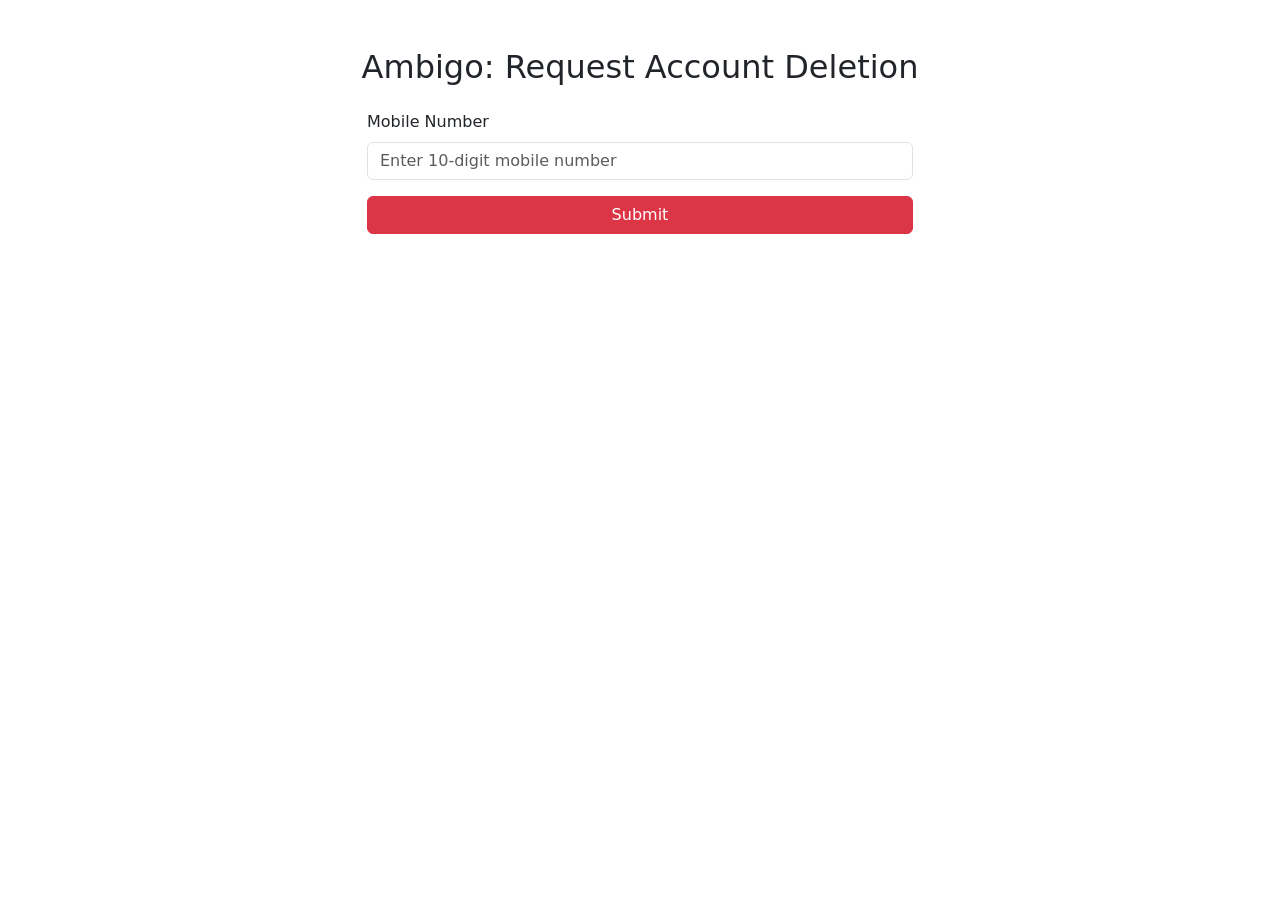
<file: policy/account-deletion.html>
<!DOCTYPE html>
<html lang="en">
<head>
  <meta charset="UTF-8">
  <meta name="viewport" content="width=device-width, initial-scale=1.0">
  <title>Ambigo: Request Account Deletion</title>
  <link href="https://cdn.jsdelivr.net/npm/bootstrap@5.3.0/dist/css/bootstrap.min.css" rel="stylesheet">
</head>
<body>
  <div class="container mt-5">
    <h2 class="text-center mb-4">Ambigo: Request Account Deletion</h2>
    <div class="row justify-content-center">
      <div class="col-md-6">
        <form id="deletionForm">
          <div class="mb-3">
            <label for="mobileNumber" class="form-label">Mobile Number</label>
            <input type="text" class="form-control" id="mobileNumber" maxlength="10" placeholder="Enter 10-digit mobile number" required>
          </div>
          <button type="submit" class="btn btn-danger w-100">Submit</button>
        </form>
      </div>
    </div>
  </div>

  <script>
    document.getElementById('deletionForm').addEventListener('submit', function(event) {
      event.preventDefault();
      const mobileInput = document.getElementById('mobileNumber').value;
      const mobileRegex = /^\d{10}$/;

      if (mobileRegex.test(mobileInput)) {
        alert("Request raised");
      } else {
        alert("Please enter a valid 10-digit mobile number");
      }
    });
  </script>
</body>
</html>
</file>
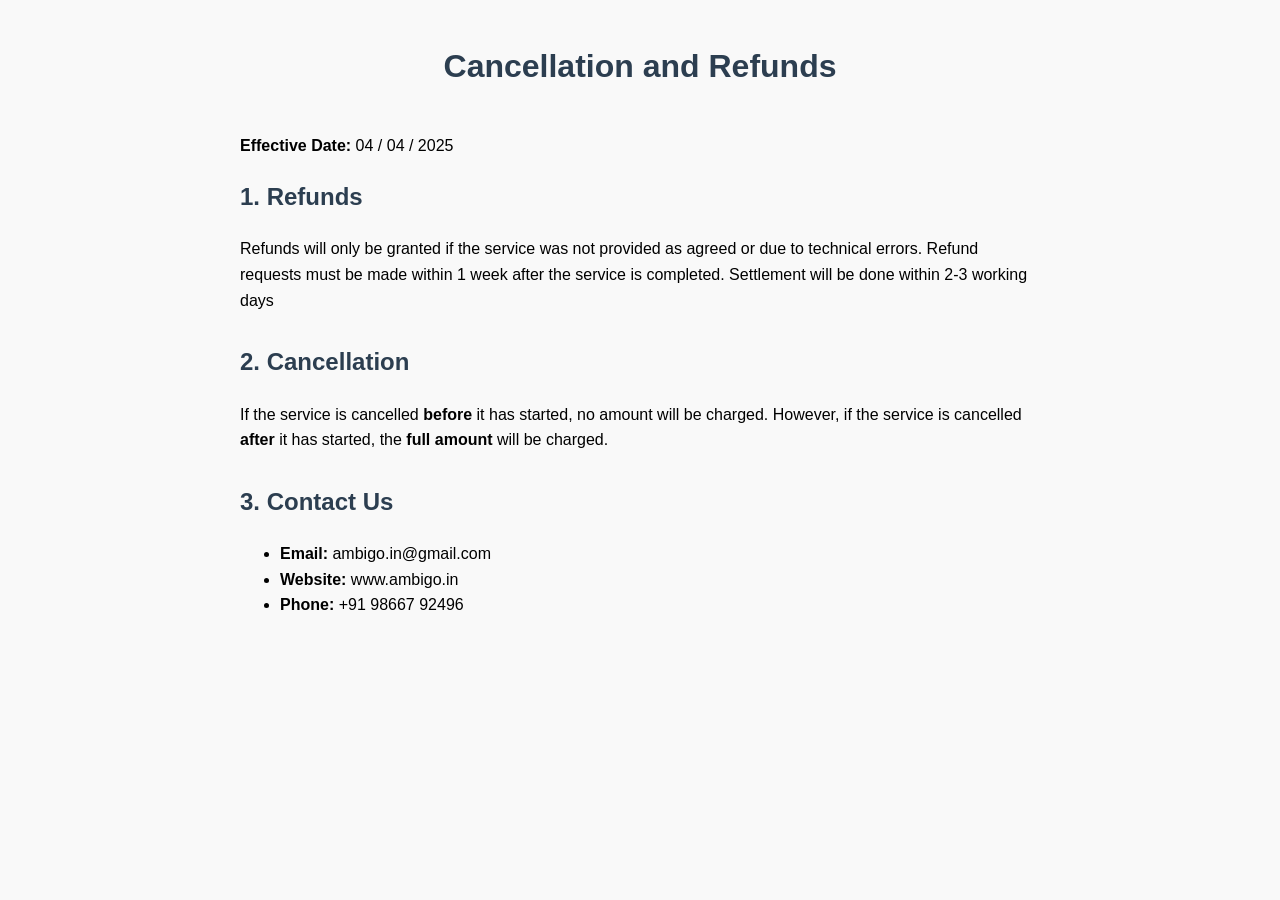
<file: policy/cancellation_refunds.html>
<!DOCTYPE html>
<html lang="en">
<head>
  <meta charset="UTF-8" />
  <meta name="viewport" content="width=device-width, initial-scale=1.0"/>
  <title>Cancellation and Refunds | Ambigo Health Care Pvt Ltd</title>
  <style>
    body {
      font-family: Arial, sans-serif;
      max-width: 800px;
      margin: auto;
      padding: 20px;
      line-height: 1.6;
      background-color: #f9f9f9;
    }
    h1, h2 {
      color: #2c3e50;
    }
    h1 {
      text-align: center;
      margin-bottom: 40px;
    }
    .section {
      margin-bottom: 30px;
    }
  </style>
</head>
<body>
<h1>Cancellation and Refunds</h1>
<p><strong>Effective Date:</strong> 04 / 04 / 2025</p>

<div class="section">
  <h2>1. Refunds</h2>
  <p>Refunds will only be granted if the service was not provided as agreed or due to technical errors. Refund requests must be made within 1 week after the service is completed. Settlement will be done within 2-3 working days</p>
</div>

<div class="section">
  <h2>2. Cancellation</h2>
  <p>If the service is cancelled <strong>before</strong> it has started, no amount will be charged. However, if the service is cancelled <strong>after</strong> it has started, the <strong>full amount</strong> will be charged.</p>
</div>

<div class="section">
  <h2>3. Contact Us</h2>
  <ul>
    <li><strong>Email:</strong> ambigo.in@gmail.com</li>
    <li><strong>Website:</strong> www.ambigo.in</li>
    <li><strong>Phone:</strong> +91 98667 92496</li>
  </ul>
</div>
</body>
</html>
</file>
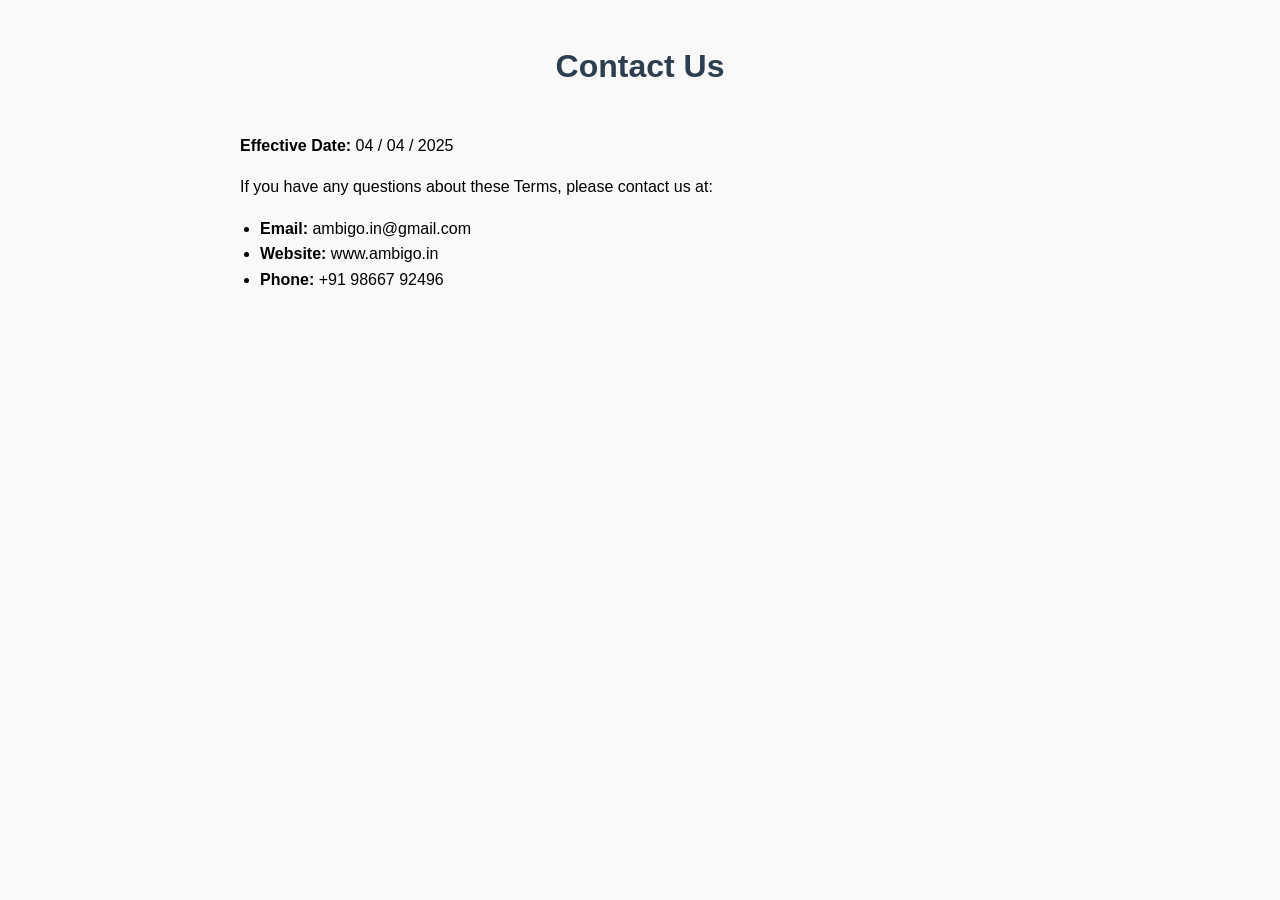
<file: policy/contact_us.html>
<!DOCTYPE html>
<html lang="en">
<head>
  <meta charset="UTF-8" />
  <meta name="viewport" content="width=device-width, initial-scale=1.0"/>
  <title>Contact Us | Ambigo Health Care Pvt Ltd</title>
  <style>
    body {
      font-family: Arial, sans-serif;
      max-width: 800px;
      margin: auto;
      padding: 20px;
      line-height: 1.6;
      background-color: #f9f9f9;
    }
    h1 {
      text-align: center;
      color: #2c3e50;
      margin-bottom: 40px;
    }
    ul {
      padding-left: 20px;
    }
    .section {
      margin-bottom: 30px;
    }
  </style>
</head>
<body>
<h1>Contact Us</h1>
<p><strong>Effective Date:</strong> 04 / 04 / 2025</p>

<div class="section">
  <p>If you have any questions about these Terms, please contact us at:</p>
  <ul>
    <li><strong>Email:</strong> ambigo.in@gmail.com</li>
    <li><strong>Website:</strong> www.ambigo.in</li>
    <li><strong>Phone:</strong> +91 98667 92496</li>
  </ul>
</div>
</body>
</html>
</file>
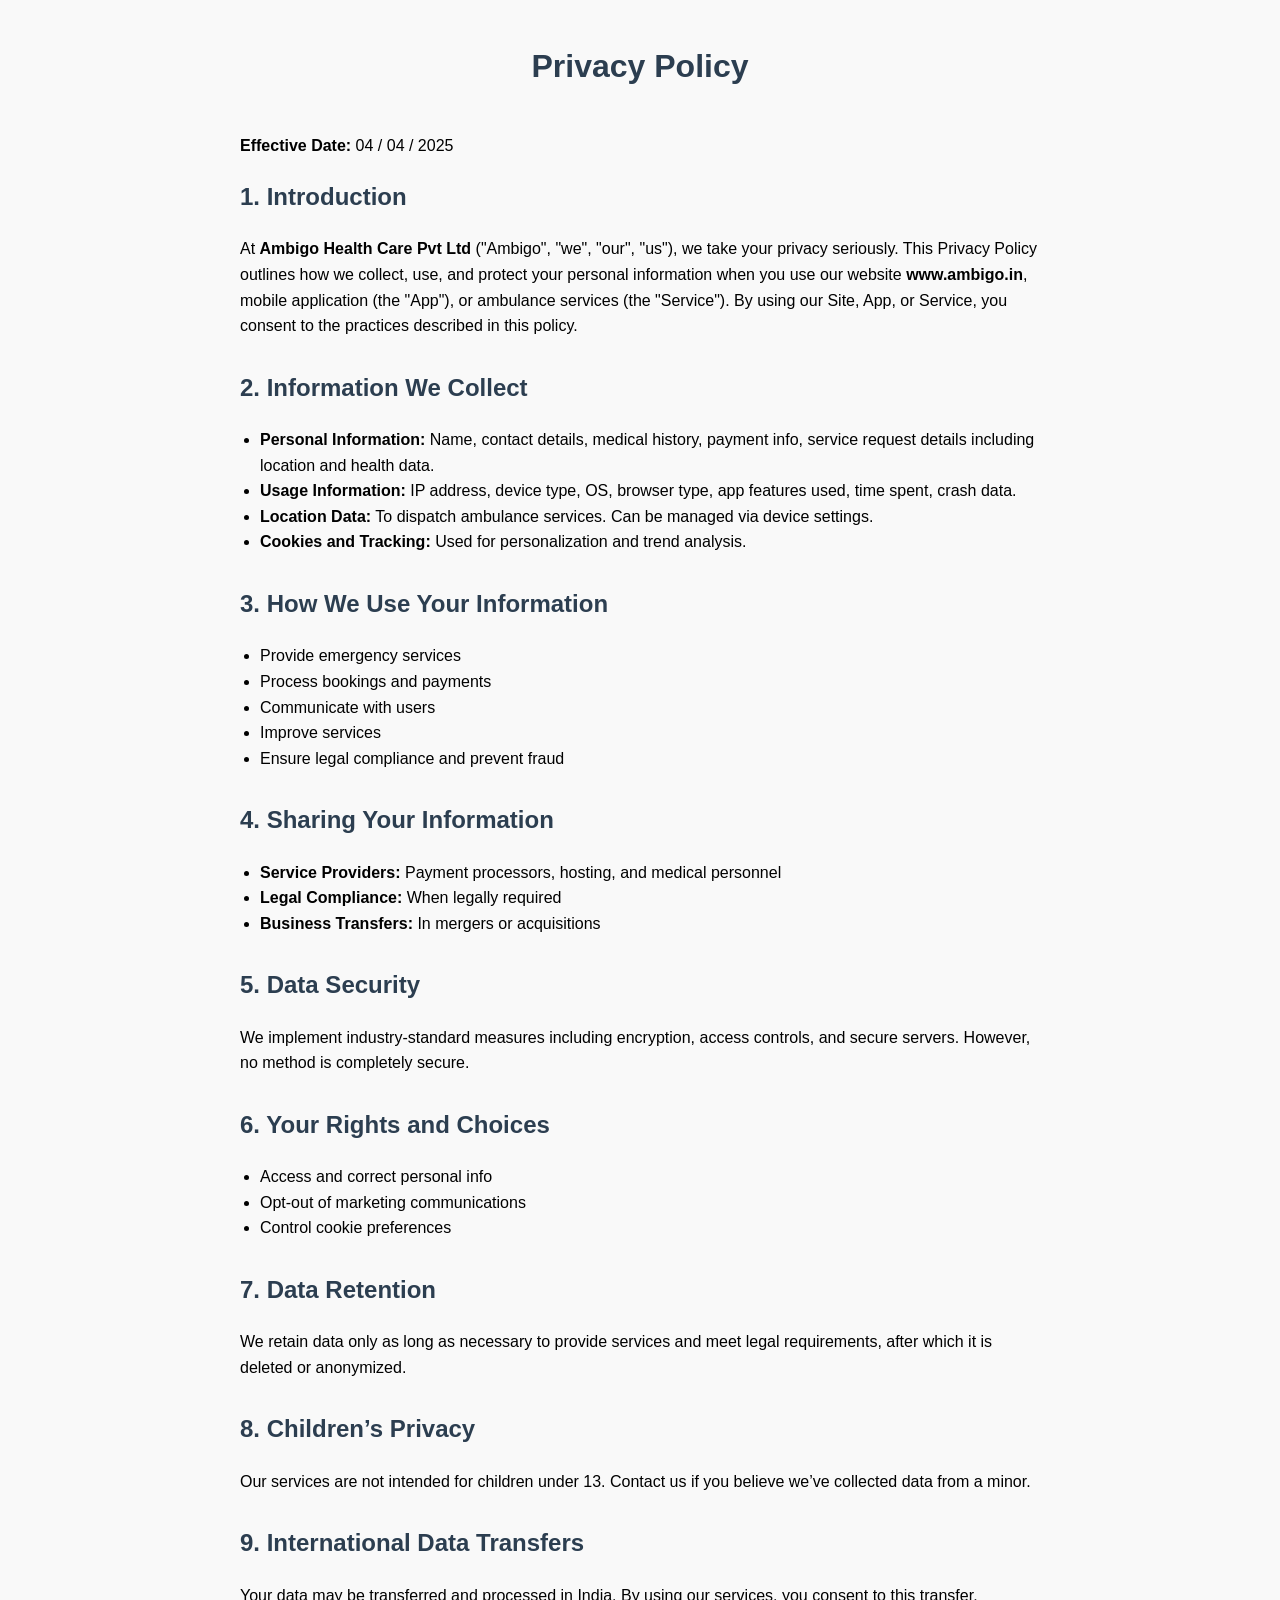
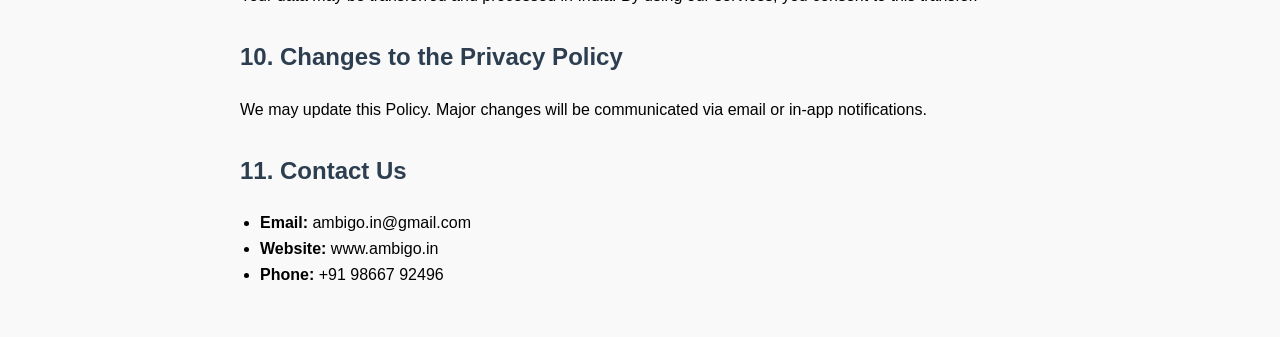
<file: policy/privacy_policy.html>
<!DOCTYPE html>
<html lang="en">
<head>
  <meta charset="UTF-8" />
  <meta name="viewport" content="width=device-width, initial-scale=1.0"/>
  <title>Privacy Policy | Ambigo Health Care Pvt Ltd</title>
  <style>
    body {
      font-family: Arial, sans-serif;
      max-width: 800px;
      margin: auto;
      padding: 20px;
      line-height: 1.6;
      background-color: #f9f9f9;
    }
    h1, h2 {
      color: #2c3e50;
    }
    h1 {
      text-align: center;
      margin-bottom: 40px;
    }
    ul {
      padding-left: 20px;
    }
    .section {
      margin-bottom: 30px;
    }
  </style>
</head>
<body>
  <h1>Privacy Policy</h1>
  <p><strong>Effective Date:</strong> 04 / 04 / 2025</p>

  <div class="section">
    <h2>1. Introduction</h2>
    <p>At <strong>Ambigo Health Care Pvt Ltd</strong> ("Ambigo", "we", "our", "us"), we take your privacy seriously. This Privacy Policy outlines how we collect, use, and protect your personal information when you use our website <strong>www.ambigo.in</strong>, mobile application (the "App"), or ambulance services (the "Service"). By using our Site, App, or Service, you consent to the practices described in this policy.</p>
  </div>

  <div class="section">
    <h2>2. Information We Collect</h2>
    <ul>
      <li><strong>Personal Information:</strong> Name, contact details, medical history, payment info, service request details including location and health data.</li>
      <li><strong>Usage Information:</strong> IP address, device type, OS, browser type, app features used, time spent, crash data.</li>
      <li><strong>Location Data:</strong> To dispatch ambulance services. Can be managed via device settings.</li>
      <li><strong>Cookies and Tracking:</strong> Used for personalization and trend analysis.</li>
    </ul>
  </div>

  <div class="section">
    <h2>3. How We Use Your Information</h2>
    <ul>
      <li>Provide emergency services</li>
      <li>Process bookings and payments</li>
      <li>Communicate with users</li>
      <li>Improve services</li>
      <li>Ensure legal compliance and prevent fraud</li>
    </ul>
  </div>

  <div class="section">
    <h2>4. Sharing Your Information</h2>
    <ul>
      <li><strong>Service Providers:</strong> Payment processors, hosting, and medical personnel</li>
      <li><strong>Legal Compliance:</strong> When legally required</li>
      <li><strong>Business Transfers:</strong> In mergers or acquisitions</li>
    </ul>
  </div>

  <div class="section">
    <h2>5. Data Security</h2>
    <p>We implement industry-standard measures including encryption, access controls, and secure servers. However, no method is completely secure.</p>
  </div>

  <div class="section">
    <h2>6. Your Rights and Choices</h2>
    <ul>
      <li>Access and correct personal info</li>
      <li>Opt-out of marketing communications</li>
      <li>Control cookie preferences</li>
    </ul>
  </div>

  <div class="section">
    <h2>7. Data Retention</h2>
    <p>We retain data only as long as necessary to provide services and meet legal requirements, after which it is deleted or anonymized.</p>
  </div>

  <div class="section">
    <h2>8. Children’s Privacy</h2>
    <p>Our services are not intended for children under 13. Contact us if you believe we’ve collected data from a minor.</p>
  </div>

  <div class="section">
    <h2>9. International Data Transfers</h2>
    <p>Your data may be transferred and processed in India. By using our services, you consent to this transfer.</p>
  </div>

  <div class="section">
    <h2>10. Changes to the Privacy Policy</h2>
    <p>We may update this Policy. Major changes will be communicated via email or in-app notifications.</p>
  </div>

  <div class="section">
    <h2>11. Contact Us</h2>
    <ul>
      <li><strong>Email:</strong> ambigo.in@gmail.com</li>
      <li><strong>Website:</strong> www.ambigo.in</li>
      <li><strong>Phone:</strong> +91 98667 92496</li>
    </ul>
  </div>
</body>
</html>
</file>
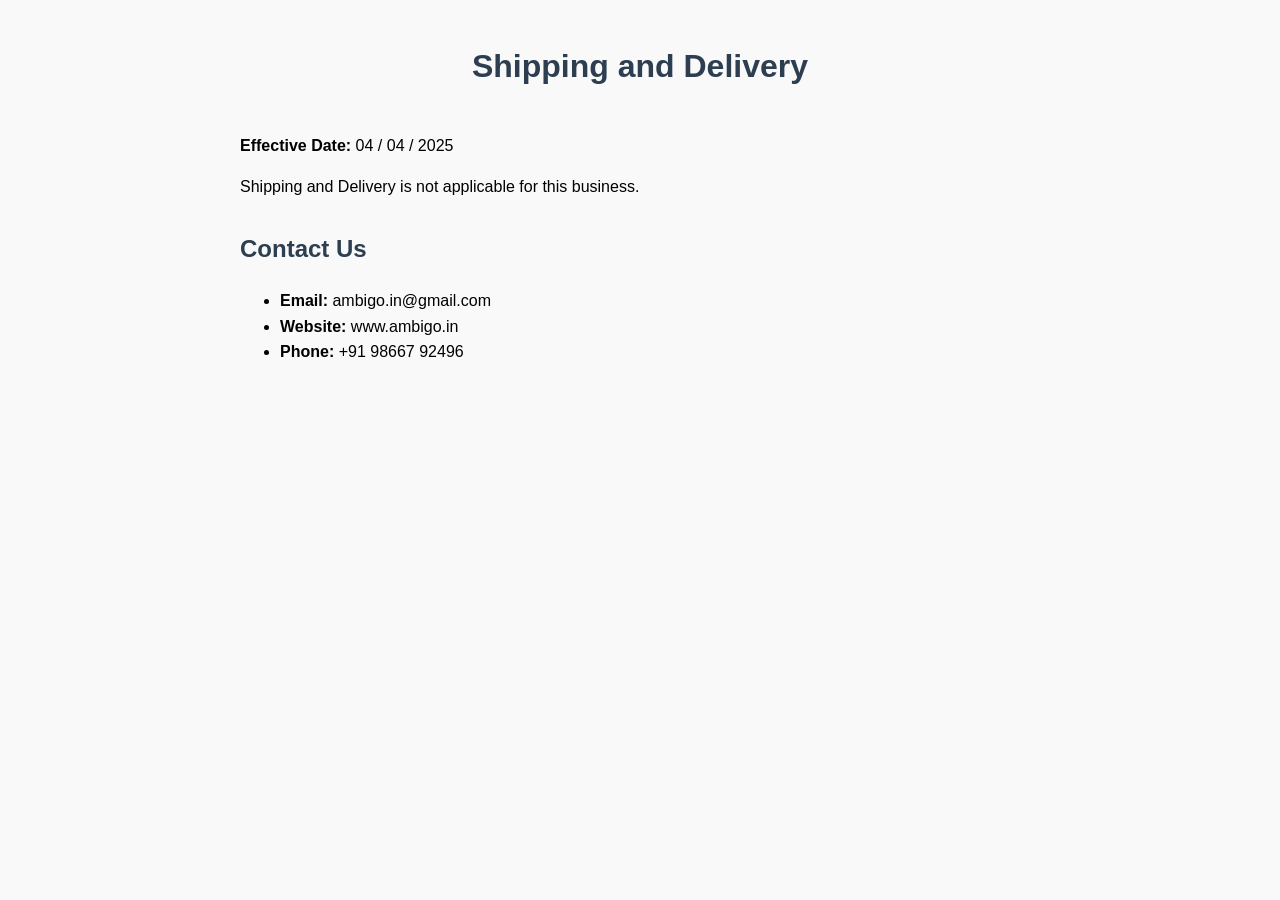
<file: policy/shipping_delivery.html>
<!DOCTYPE html>
<html lang="en">
<head>
  <meta charset="UTF-8" />
  <meta name="viewport" content="width=device-width, initial-scale=1.0"/>
  <title>Shipping and Delivery | Ambigo Health Care Pvt Ltd</title>
  <style>
    body {
      font-family: Arial, sans-serif;
      max-width: 800px;
      margin: auto;
      padding: 20px;
      line-height: 1.6;
      background-color: #f9f9f9;
    }
    h1, h2 {
      color: #2c3e50;
    }
    h1 {
      text-align: center;
      margin-bottom: 40px;
    }
    .section {
      margin-bottom: 30px;
    }
  </style>
</head>
<body>
  <h1>Shipping and Delivery</h1>
  <p><strong>Effective Date:</strong> 04 / 04 / 2025</p>

  <div class="section">
    <p>Shipping and Delivery is not applicable for this business.</p>
  </div>

  <div class="section">
    <h2>Contact Us</h2>
    <ul>
      <li><strong>Email:</strong> ambigo.in@gmail.com</li>
      <li><strong>Website:</strong> www.ambigo.in</li>
      <li><strong>Phone:</strong> +91 98667 92496</li>
    </ul>
  </div>
</body>
</html>
</file>
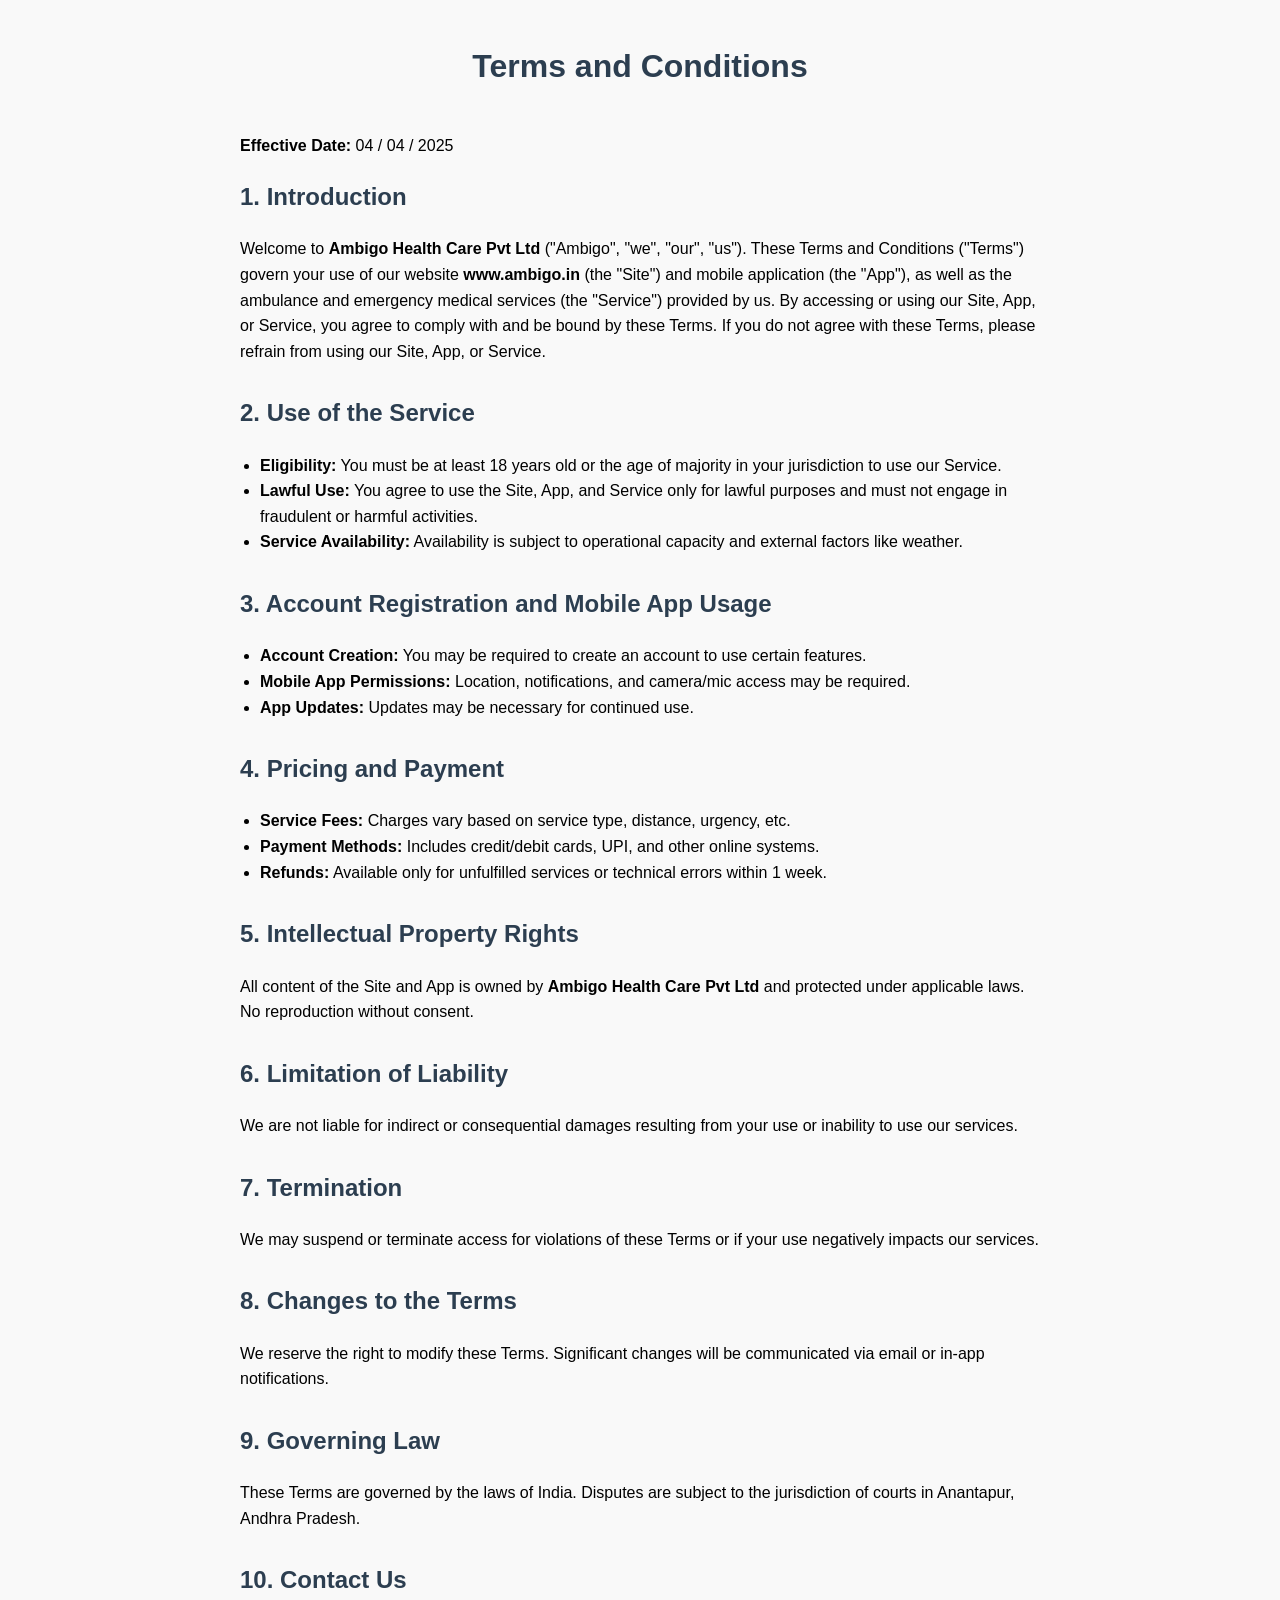
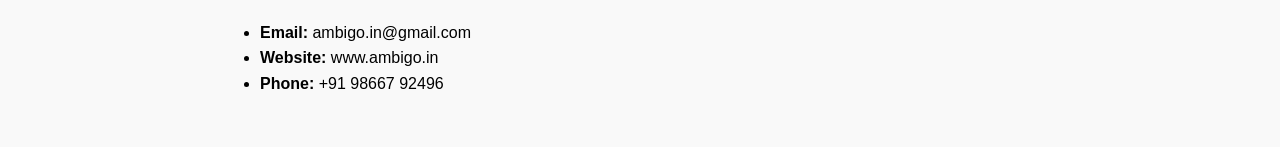
<file: policy/terms_conditions.html>
<!DOCTYPE html>
<html lang="en">
<head>
    <meta charset="UTF-8" />
    <meta name="viewport" content="width=device-width, initial-scale=1.0"/>
    <title>Terms and Conditions | Ambigo Health Care Pvt Ltd</title>
    <style>
        body {
            font-family: Arial, sans-serif;
            max-width: 800px;
            margin: auto;
            padding: 20px;
            line-height: 1.6;
            background-color: #f9f9f9;
        }
        h1, h2 {
            color: #2c3e50;
        }
        h1 {
            text-align: center;
            margin-bottom: 40px;
        }
        ul {
            padding-left: 20px;
        }
        .section {
            margin-bottom: 30px;
        }
    </style>
</head>
<body>
<h1>Terms and Conditions</h1>

<p><strong>Effective Date:</strong> 04 / 04 / 2025</p>

<div class="section">
    <h2>1. Introduction</h2>
    <p>Welcome to <strong>Ambigo Health Care Pvt Ltd</strong> ("Ambigo", "we", "our", "us"). These Terms and Conditions ("Terms") govern your use of our website <strong>www.ambigo.in</strong> (the "Site") and mobile application (the "App"), as well as the ambulance and emergency medical services (the "Service") provided by us. By accessing or using our Site, App, or Service, you agree to comply with and be bound by these Terms. If you do not agree with these Terms, please refrain from using our Site, App, or Service.</p>
</div>

<div class="section">
    <h2>2. Use of the Service</h2>
    <ul>
        <li><strong>Eligibility:</strong> You must be at least 18 years old or the age of majority in your jurisdiction to use our Service.</li>
        <li><strong>Lawful Use:</strong> You agree to use the Site, App, and Service only for lawful purposes and must not engage in fraudulent or harmful activities.</li>
        <li><strong>Service Availability:</strong> Availability is subject to operational capacity and external factors like weather.</li>
    </ul>
</div>

<div class="section">
    <h2>3. Account Registration and Mobile App Usage</h2>
    <ul>
        <li><strong>Account Creation:</strong> You may be required to create an account to use certain features.</li>
        <li><strong>Mobile App Permissions:</strong> Location, notifications, and camera/mic access may be required.</li>
        <li><strong>App Updates:</strong> Updates may be necessary for continued use.</li>
    </ul>
</div>

<div class="section">
    <h2>4. Pricing and Payment</h2>
    <ul>
        <li><strong>Service Fees:</strong> Charges vary based on service type, distance, urgency, etc.</li>
        <li><strong>Payment Methods:</strong> Includes credit/debit cards, UPI, and other online systems.</li>
        <li><strong>Refunds:</strong> Available only for unfulfilled services or technical errors within 1 week.</li>
    </ul>
</div>

<div class="section">
    <h2>5. Intellectual Property Rights</h2>
    <p>All content of the Site and App is owned by <strong>Ambigo Health Care Pvt Ltd</strong> and protected under applicable laws. No reproduction without consent.</p>
</div>

<div class="section">
    <h2>6. Limitation of Liability</h2>
    <p>We are not liable for indirect or consequential damages resulting from your use or inability to use our services.</p>
</div>

<div class="section">
    <h2>7. Termination</h2>
    <p>We may suspend or terminate access for violations of these Terms or if your use negatively impacts our services.</p>
</div>

<div class="section">
    <h2>8. Changes to the Terms</h2>
    <p>We reserve the right to modify these Terms. Significant changes will be communicated via email or in-app notifications.</p>
</div>

<div class="section">
    <h2>9. Governing Law</h2>
    <p>These Terms are governed by the laws of India. Disputes are subject to the jurisdiction of courts in Anantapur, Andhra Pradesh.</p>
</div>

<div class="section">
    <h2>10. Contact Us</h2>
    <ul>
        <li><strong>Email:</strong> ambigo.in@gmail.com</li>
        <li><strong>Website:</strong> www.ambigo.in</li>
        <li><strong>Phone:</strong> +91 98667 92496</li>
    </ul>
</div>
</body>
</html>
</file>
